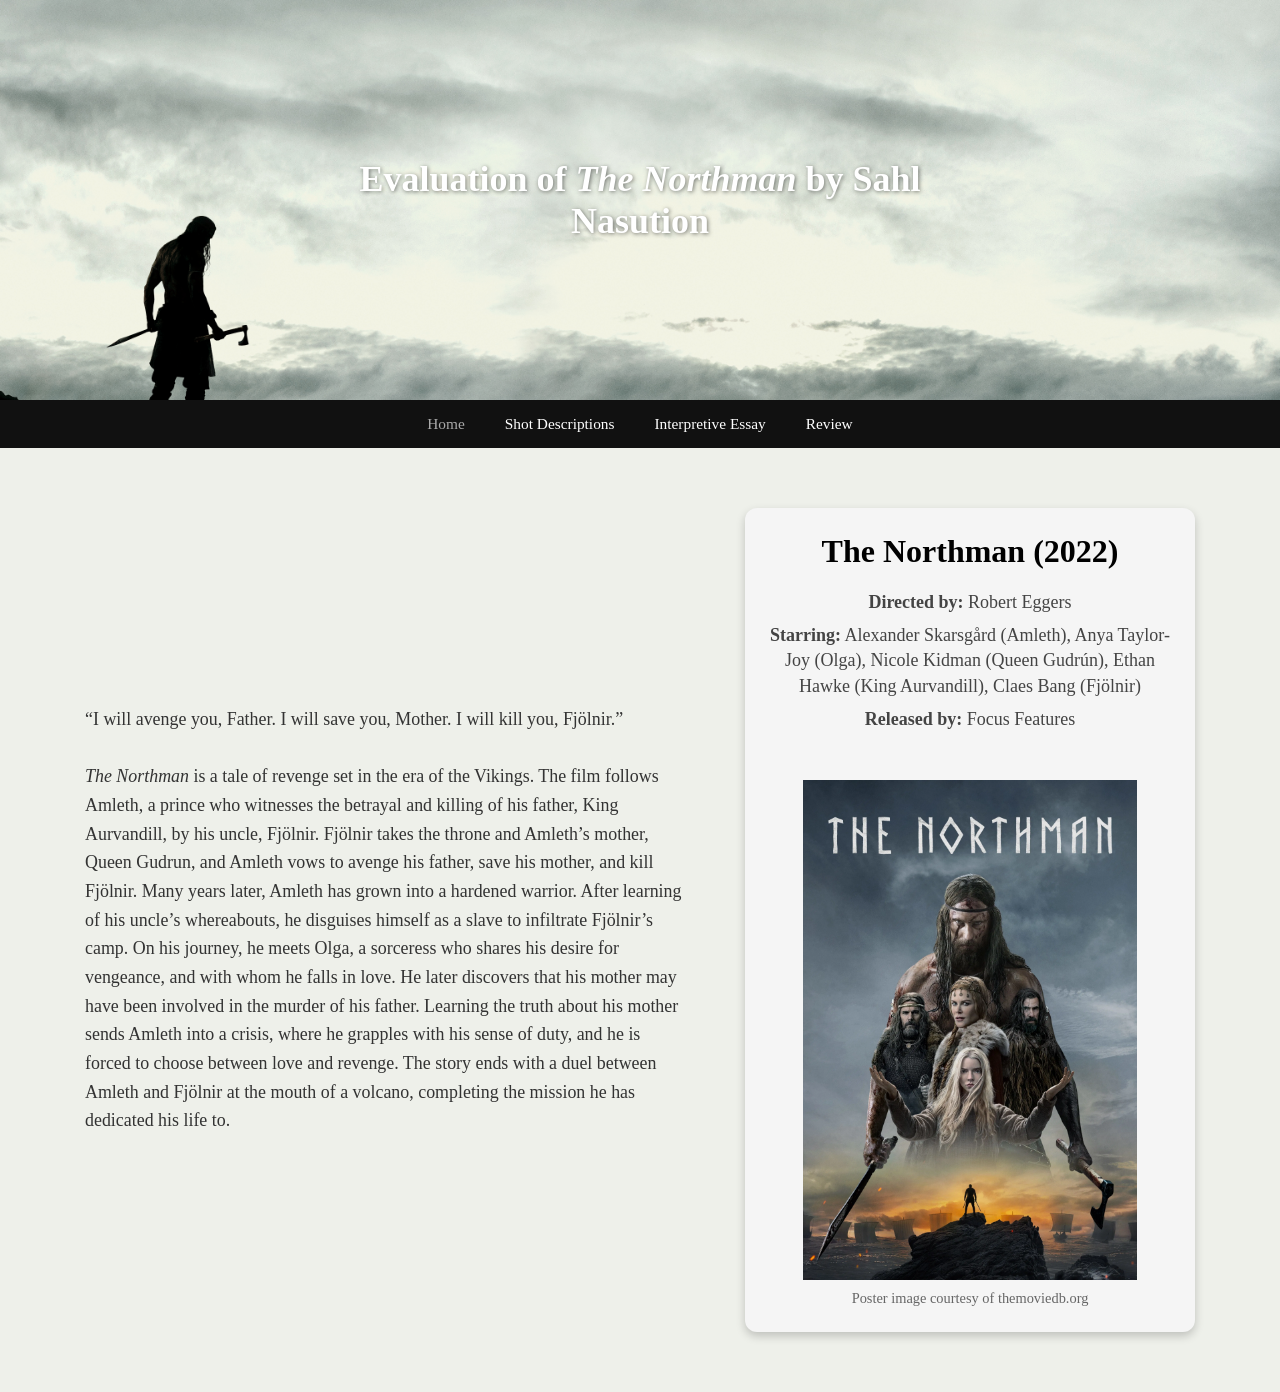
<file: index.html>
<!DOCTYPE html>
<html lang="en">

<head>
  <meta charset="UTF-8">
  <meta name="viewport" content="width=device-width, initial-scale=1">
  <title>The Northman - Homepage</title>
  <link rel="stylesheet" href="./styles.css">
  <script defer src="./script.js"></script>
</head>

<body>
  <header>
    <div class="banner">
      <div class="title-overlay">
        <h2>Evaluation of <em>The Northman</em> by Sahl Nasution</h2>
      </div>
    </div>
    <nav>
      <ul class="navbar">
        <li><a href="index.html" class="nav-link">Home</a></li>
        <li><a href="shots.html" class="nav-link">Shot Descriptions</a></li>
        <li><a href="interpretive.html" class="nav-link">Interpretive Essay</a></li>
        <li><a href="review.html" class="nav-link">Review</a></li>
      </ul>
    </nav>
  </header>

  <main>
    <section class="content-container">
      <div class="summary">
        <p>“I will avenge you, Father. I will save you, Mother. I will kill you, Fjölnir.”</p>
        <br>
        <p><em>The Northman</em> is a tale of revenge set in the era of the Vikings. The film follows Amleth, a prince
          who witnesses the betrayal and killing of his father, King Aurvandill, by his uncle, Fjölnir. Fjölnir takes
          the throne and Amleth’s mother, Queen Gudrun, and Amleth vows to avenge his father, save his mother, and kill
          Fjölnir. Many years later, Amleth has grown into a hardened warrior. After learning of his uncle’s
          whereabouts, he disguises himself as a slave to infiltrate Fjölnir’s camp. On his journey, he meets Olga, a
          sorceress who shares his desire for vengeance, and with whom he falls in love. He later discovers that his
          mother may have been involved in the murder of his father. Learning the truth about his mother sends Amleth
          into a crisis, where he grapples with his sense of duty, and he is forced to choose between love and revenge.
          The story ends with a duel between Amleth and Fjölnir at the mouth of a volcano, completing the mission he has
          dedicated his life to.</p>
      </div>

      <div class="movie-card">
        <div class="movie-info">
          <h2>The Northman (2022)</h2>
          <p><strong>Directed by:</strong> Robert Eggers</p>
          <p><strong>Starring:</strong> Alexander Skarsgård (Amleth), Anya Taylor-Joy (Olga), Nicole Kidman (Queen Gudrún), Ethan Hawke (King Aurvandill), Claes Bang (Fjölnir)</p>
          <p><strong>Released by:</strong> Focus Features</p>
        </div>
        <img src="poster.jpg" alt="The Northman Poster" class="poster">
        <p style="font-size: 0.9em; color: #666; margin-top: 10px;">Poster image courtesy of themoviedb.org</p>
      </div>
      
    </section>
  </main>
</body>

</html>
</file>
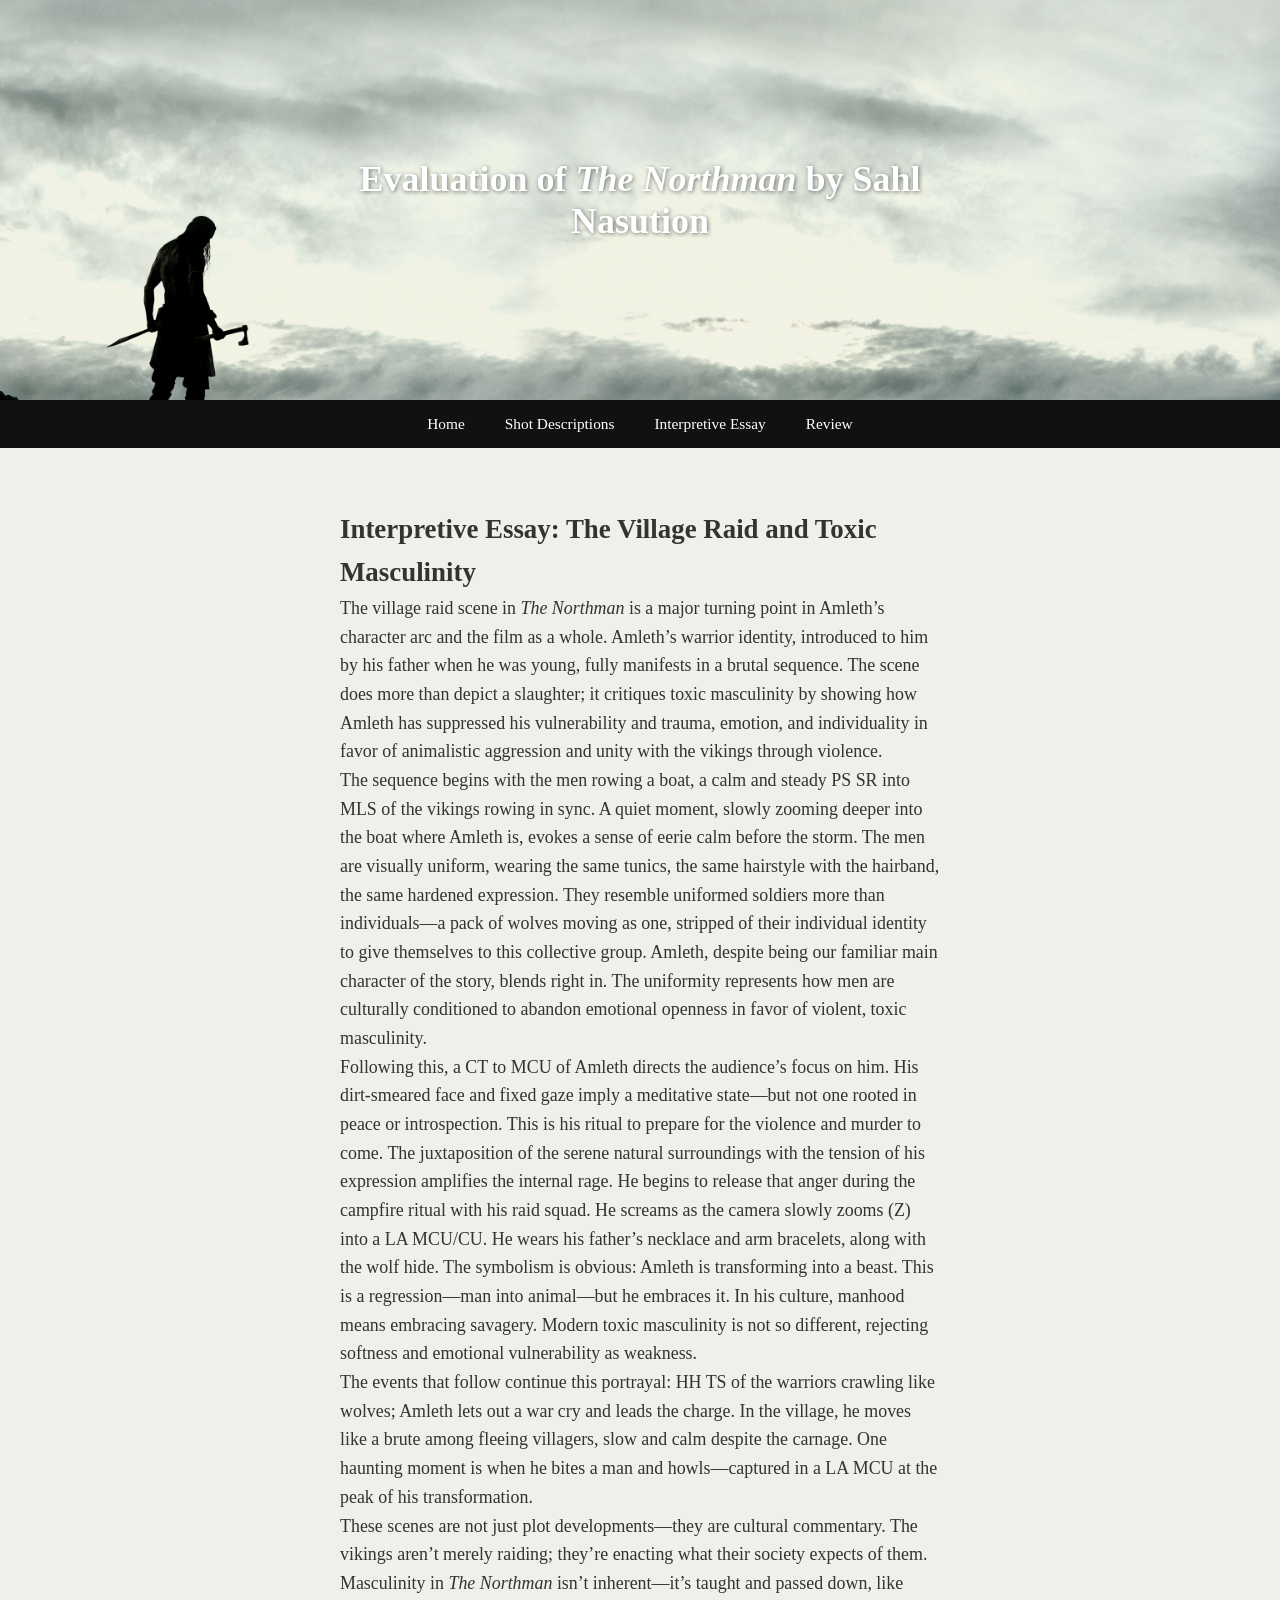
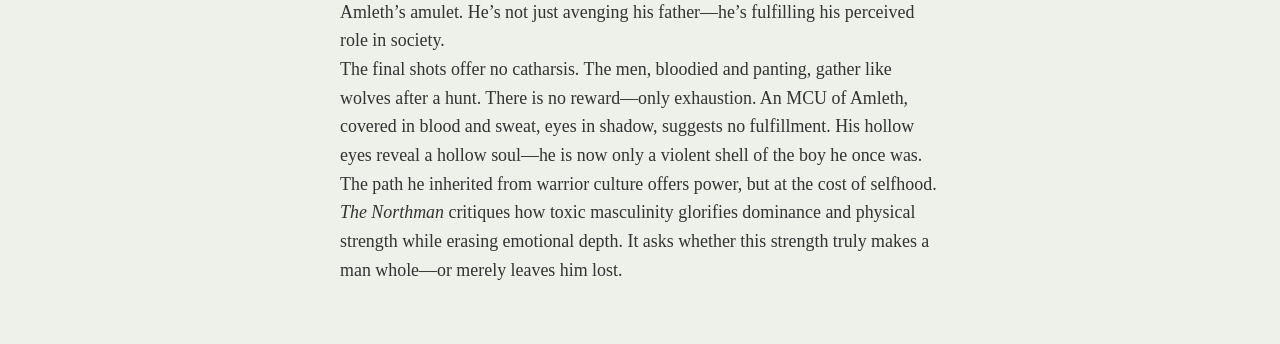
<file: interpretive.html>
<!DOCTYPE html>
<html lang="en">

<head>
  <meta charset="UTF-8">
  <meta name="viewport" content="width=device-width, initial-scale=1">
  <title>The Northman - Interpretive Essay</title>
  <link rel="stylesheet" href="./styles.css">
</head>

<body>
  <header>
    <div class="banner">
      <div class="title-overlay">
        <h2>Evaluation of <em>The Northman</em> by Sahl Nasution</h2>
      </div>
    </div>
    <nav>
      <ul class="navbar">
        <li><a href="index.html" class="nav-link">Home</a></li>
        <li><a href="shots.html" class="nav-link">Shot Descriptions</a></li>
        <li><a href="interpretive.html" class="nav-link">Interpretive Essay</a></li>
        <li><a href="review.html" class="nav-link">Review</a></li>
      </ul>
    </nav>
  </header>

  <main>
    <section class="content-container">
      <div class="summary" style="max-height: none; overflow: visible;">
        <h2>Interpretive Essay: The Village Raid and Toxic Masculinity</h2>
        <p>The village raid scene in <em>The Northman</em> is a major turning point in Amleth’s character arc and the film as a whole. Amleth’s warrior identity, introduced to him by his father when he was young, fully manifests in a brutal sequence. The scene does more than depict a slaughter; it critiques toxic masculinity by showing how Amleth has suppressed his vulnerability and trauma, emotion, and individuality in favor of animalistic aggression and unity with the vikings through violence.</p>

        <p>The sequence begins with the men rowing a boat, a calm and steady PS SR into MLS of the vikings rowing in sync. A quiet moment, slowly zooming deeper into the boat where Amleth is, evokes a sense of eerie calm before the storm. The men are visually uniform, wearing the same tunics, the same hairstyle with the hairband, the same hardened expression. They resemble uniformed soldiers more than individuals—a pack of wolves moving as one, stripped of their individual identity to give themselves to this collective group. Amleth, despite being our familiar main character of the story, blends right in. The uniformity represents how men are culturally conditioned to abandon emotional openness in favor of violent, toxic masculinity.</p>

        <p>Following this, a CT to MCU of Amleth directs the audience’s focus on him. His dirt-smeared face and fixed gaze imply a meditative state—but not one rooted in peace or introspection. This is his ritual to prepare for the violence and murder to come. The juxtaposition of the serene natural surroundings with the tension of his expression amplifies the internal rage. He begins to release that anger during the campfire ritual with his raid squad. He screams as the camera slowly zooms (Z) into a LA MCU/CU. He wears his father’s necklace and arm bracelets, along with the wolf hide. The symbolism is obvious: Amleth is transforming into a beast. This is a regression—man into animal—but he embraces it. In his culture, manhood means embracing savagery. Modern toxic masculinity is not so different, rejecting softness and emotional vulnerability as weakness.</p>

        <p>The events that follow continue this portrayal: HH TS of the warriors crawling like wolves; Amleth lets out a war cry and leads the charge. In the village, he moves like a brute among fleeing villagers, slow and calm despite the carnage. One haunting moment is when he bites a man and howls—captured in a LA MCU at the peak of his transformation.</p>

        <p>These scenes are not just plot developments—they are cultural commentary. The vikings aren’t merely raiding; they’re enacting what their society expects of them. Masculinity in <em>The Northman</em> isn’t inherent—it’s taught and passed down, like Amleth’s amulet. He’s not just avenging his father—he’s fulfilling his perceived role in society.</p>

        <p>The final shots offer no catharsis. The men, bloodied and panting, gather like wolves after a hunt. There is no reward—only exhaustion. An MCU of Amleth, covered in blood and sweat, eyes in shadow, suggests no fulfillment. His hollow eyes reveal a hollow soul—he is now only a violent shell of the boy he once was. The path he inherited from warrior culture offers power, but at the cost of selfhood. <em>The Northman</em> critiques how toxic masculinity glorifies dominance and physical strength while erasing emotional depth. It asks whether this strength truly makes a man whole—or merely leaves him lost.</p>
      </div>
    </section>
  </main>
</body>

</html>
</file>
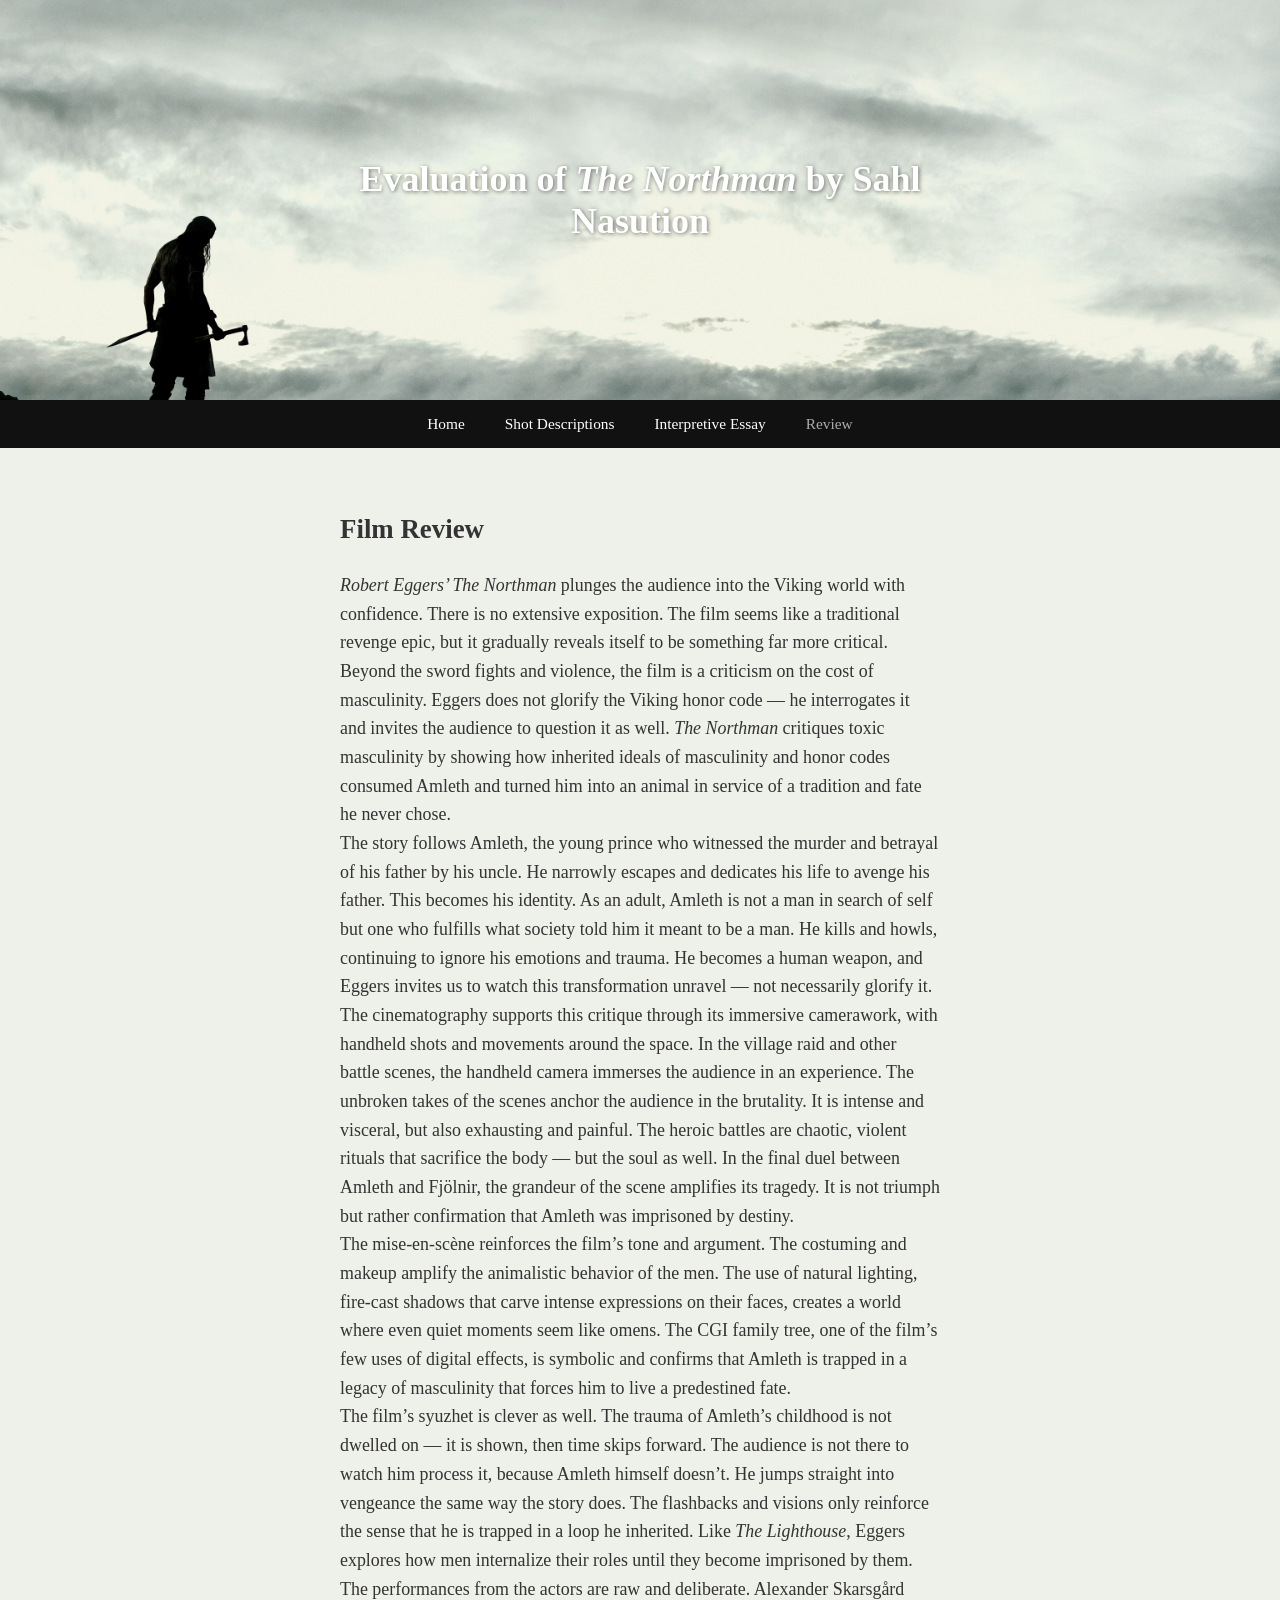
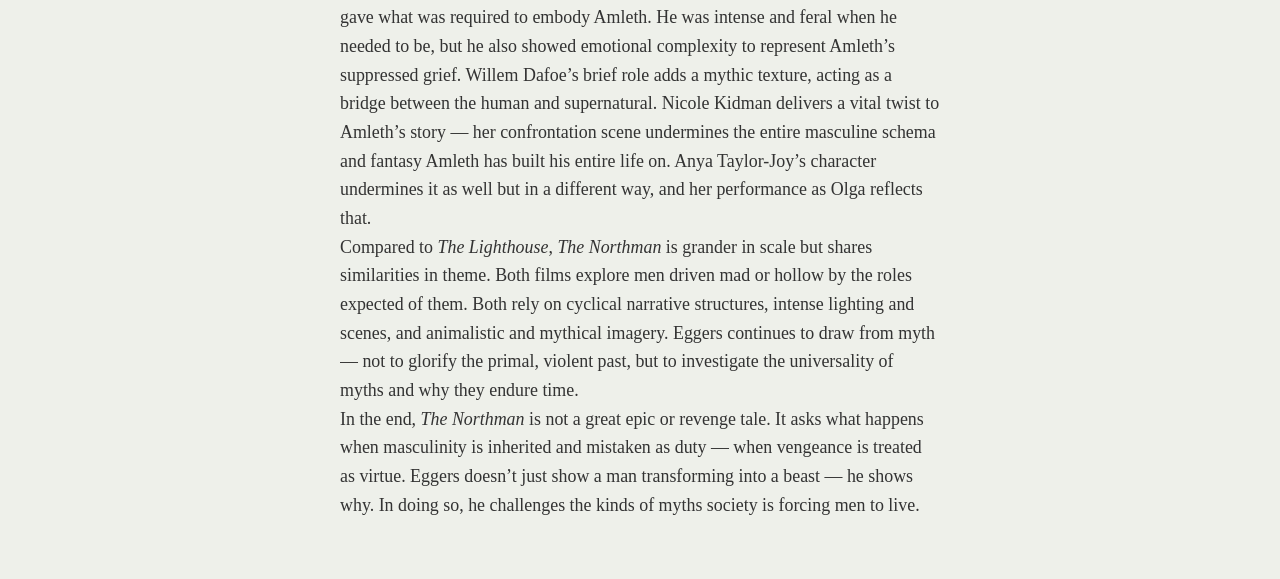
<file: review.html>
<!DOCTYPE html>
<html lang="en">

<head>
    <meta charset="UTF-8">
    <meta name="viewport" content="width=device-width, initial-scale=1">
    <title>The Northman - Review</title>
    <link rel="stylesheet" href="./styles.css">
    <script defer src="./script.js"></script>
</head>

<body>
    <header>
        <div class="banner">
          <div class="title-overlay">
            <h2>Evaluation of <em>The Northman</em> by Sahl Nasution</h2>
          </div>
        </div>
        <nav>
          <ul class="navbar">
            <li><a href="index.html" class="nav-link">Home</a></li>
            <li><a href="shots.html" class="nav-link">Shot Descriptions</a></li>
            <li><a href="interpretive.html" class="nav-link">Interpretive Essay</a></li>
            <li><a href="review.html" class="nav-link">Review</a></li>
          </ul>
        </nav>
      </header>

    <main>
        <section class="content-container">
            <div class="summary" style="max-height: none;">
                <h2 style="margin-bottom: 20px;">Film Review</h2>
                <p><em>Robert Eggers’ The Northman</em> plunges the audience into the Viking world with confidence.
                    There is no extensive exposition. The film seems like a traditional revenge epic, but it gradually
                    reveals itself to be something far more critical. Beyond the sword fights and violence, the film is
                    a criticism on the cost of masculinity. Eggers does not glorify the Viking honor code — he
                    interrogates it and invites the audience to question it as well. <em>The Northman</em> critiques
                    toxic masculinity by showing how inherited ideals of masculinity and honor codes consumed Amleth and
                    turned him into an animal in service of a tradition and fate he never chose.</p>
                <p>The story follows Amleth, the young prince who witnessed the murder and betrayal of his father by his
                    uncle. He narrowly escapes and dedicates his life to avenge his father. This becomes his identity.
                    As an adult, Amleth is not a man in search of self but one who fulfills what society told him it
                    meant to be a man. He kills and howls, continuing to ignore his emotions and trauma. He becomes a
                    human weapon, and Eggers invites us to watch this transformation unravel — not necessarily glorify
                    it.</p>
                <p>The cinematography supports this critique through its immersive camerawork, with handheld shots and
                    movements around the space. In the village raid and other battle scenes, the handheld camera
                    immerses the audience in an experience. The unbroken takes of the scenes anchor the audience in the
                    brutality. It is intense and visceral, but also exhausting and painful. The heroic battles are
                    chaotic, violent rituals that sacrifice the body — but the soul as well. In the final duel between
                    Amleth and Fjölnir, the grandeur of the scene amplifies its tragedy. It is not triumph but rather
                    confirmation that Amleth was imprisoned by destiny.</p>
                <p>The mise-en-scène reinforces the film’s tone and argument. The costuming and makeup amplify the
                    animalistic behavior of the men. The use of natural lighting, fire-cast shadows that carve intense
                    expressions on their faces, creates a world where even quiet moments seem like omens. The CGI family
                    tree, one of the film’s few uses of digital effects, is symbolic and confirms that Amleth is trapped
                    in a legacy of masculinity that forces him to live a predestined fate.</p>
                <p>The film’s syuzhet is clever as well. The trauma of Amleth’s childhood is not dwelled on — it is
                    shown, then time skips forward. The audience is not there to watch him process it, because Amleth
                    himself doesn’t. He jumps straight into vengeance the same way the story does. The flashbacks and
                    visions only reinforce the sense that he is trapped in a loop he inherited. Like <em>The
                        Lighthouse</em>, Eggers explores how men internalize their roles until they become imprisoned by
                    them.</p>
                <p>The performances from the actors are raw and deliberate. Alexander Skarsgård gave what was required
                    to embody Amleth. He was intense and feral when he needed to be, but he also showed emotional
                    complexity to represent Amleth’s suppressed grief. Willem Dafoe’s brief role adds a mythic texture,
                    acting as a bridge between the human and supernatural. Nicole Kidman delivers a vital twist to
                    Amleth’s story — her confrontation scene undermines the entire masculine schema and fantasy Amleth
                    has built his entire life on. Anya Taylor-Joy’s character undermines it as well but in a different
                    way, and her performance as Olga reflects that.</p>
                <p>Compared to <em>The Lighthouse</em>, <em>The Northman</em> is grander in scale but shares
                    similarities in theme. Both films explore men driven mad or hollow by the roles expected of them.
                    Both rely on cyclical narrative structures, intense lighting and scenes, and animalistic and
                    mythical imagery. Eggers continues to draw from myth — not to glorify the primal, violent past, but
                    to investigate the universality of myths and why they endure time.</p>
                <p>In the end, <em>The Northman</em> is not a great epic or revenge tale. It asks what happens when
                    masculinity is inherited and mistaken as duty — when vengeance is treated as virtue. Eggers doesn’t
                    just show a man transforming into a beast — he shows why. In doing so, he challenges the kinds of
                    myths society is forcing men to live.</p>
            </div>
        </section>
    </main>
</body>

</html>
</file>
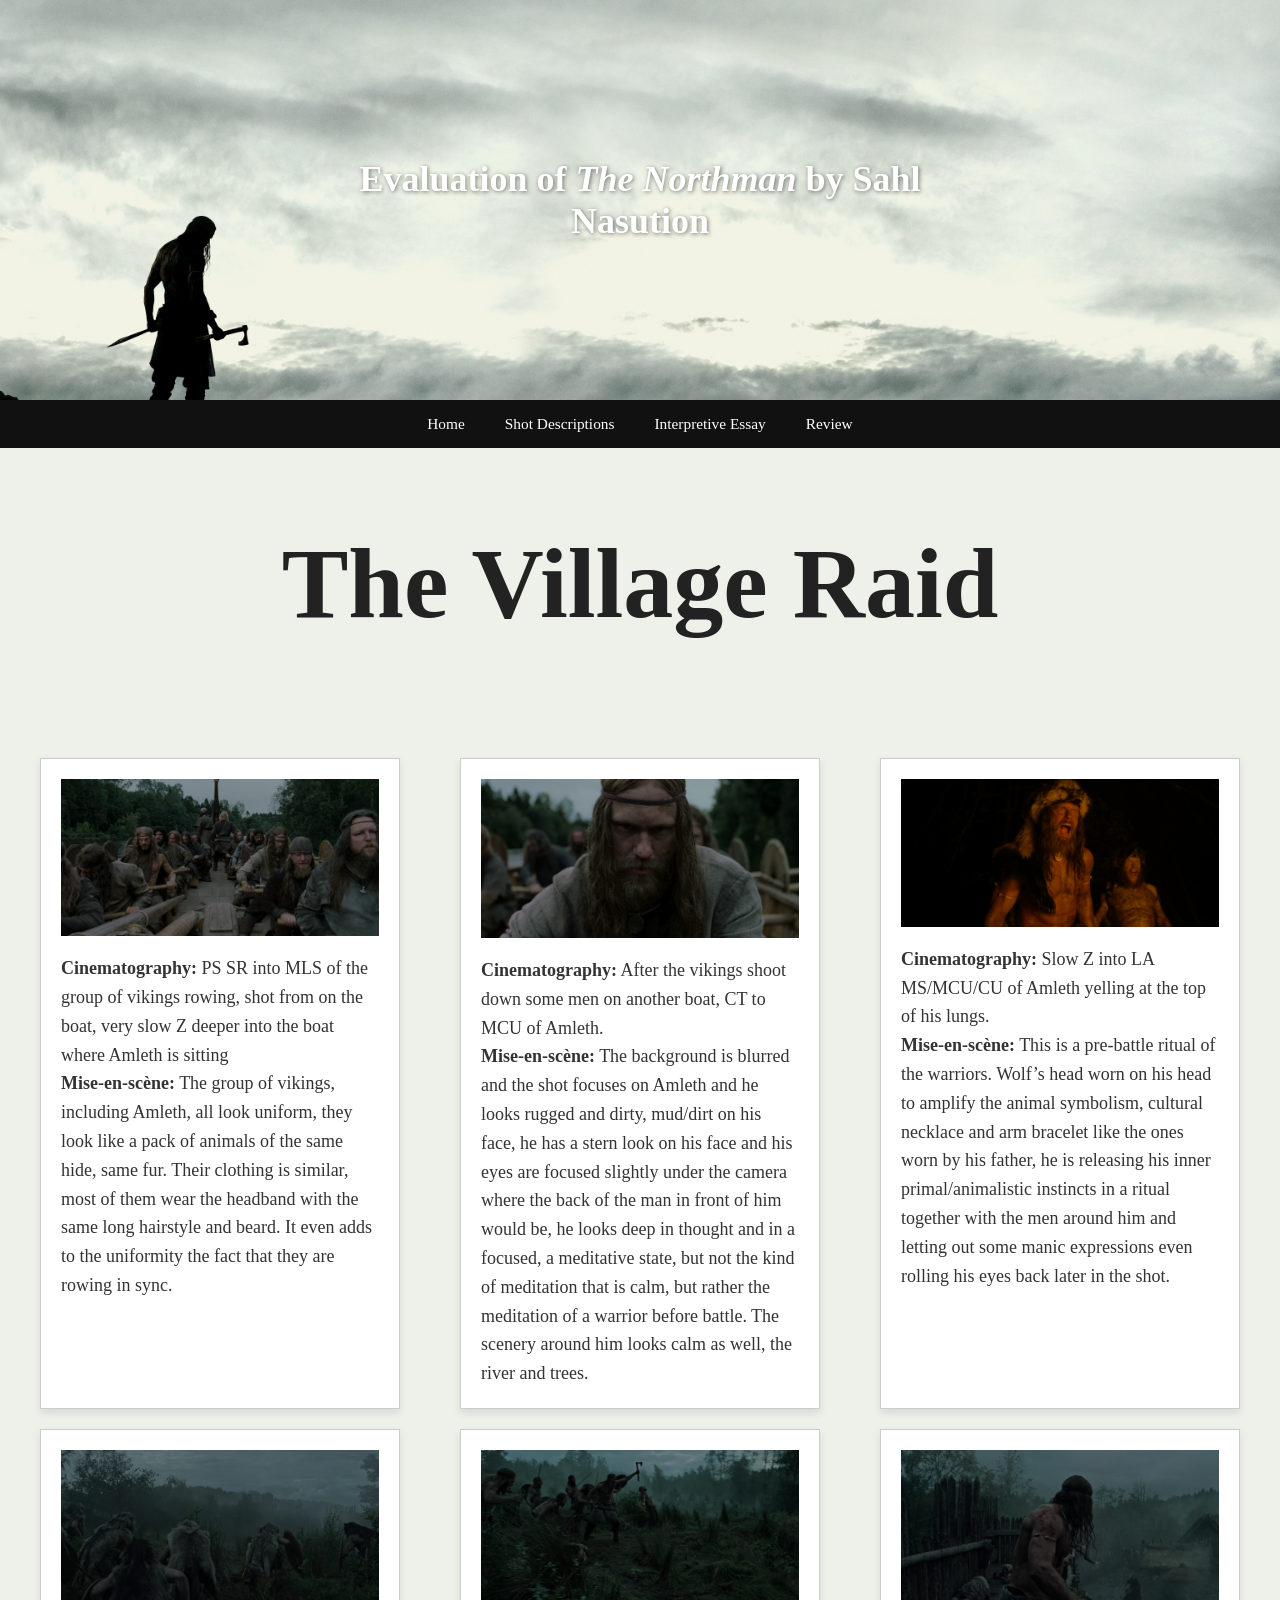
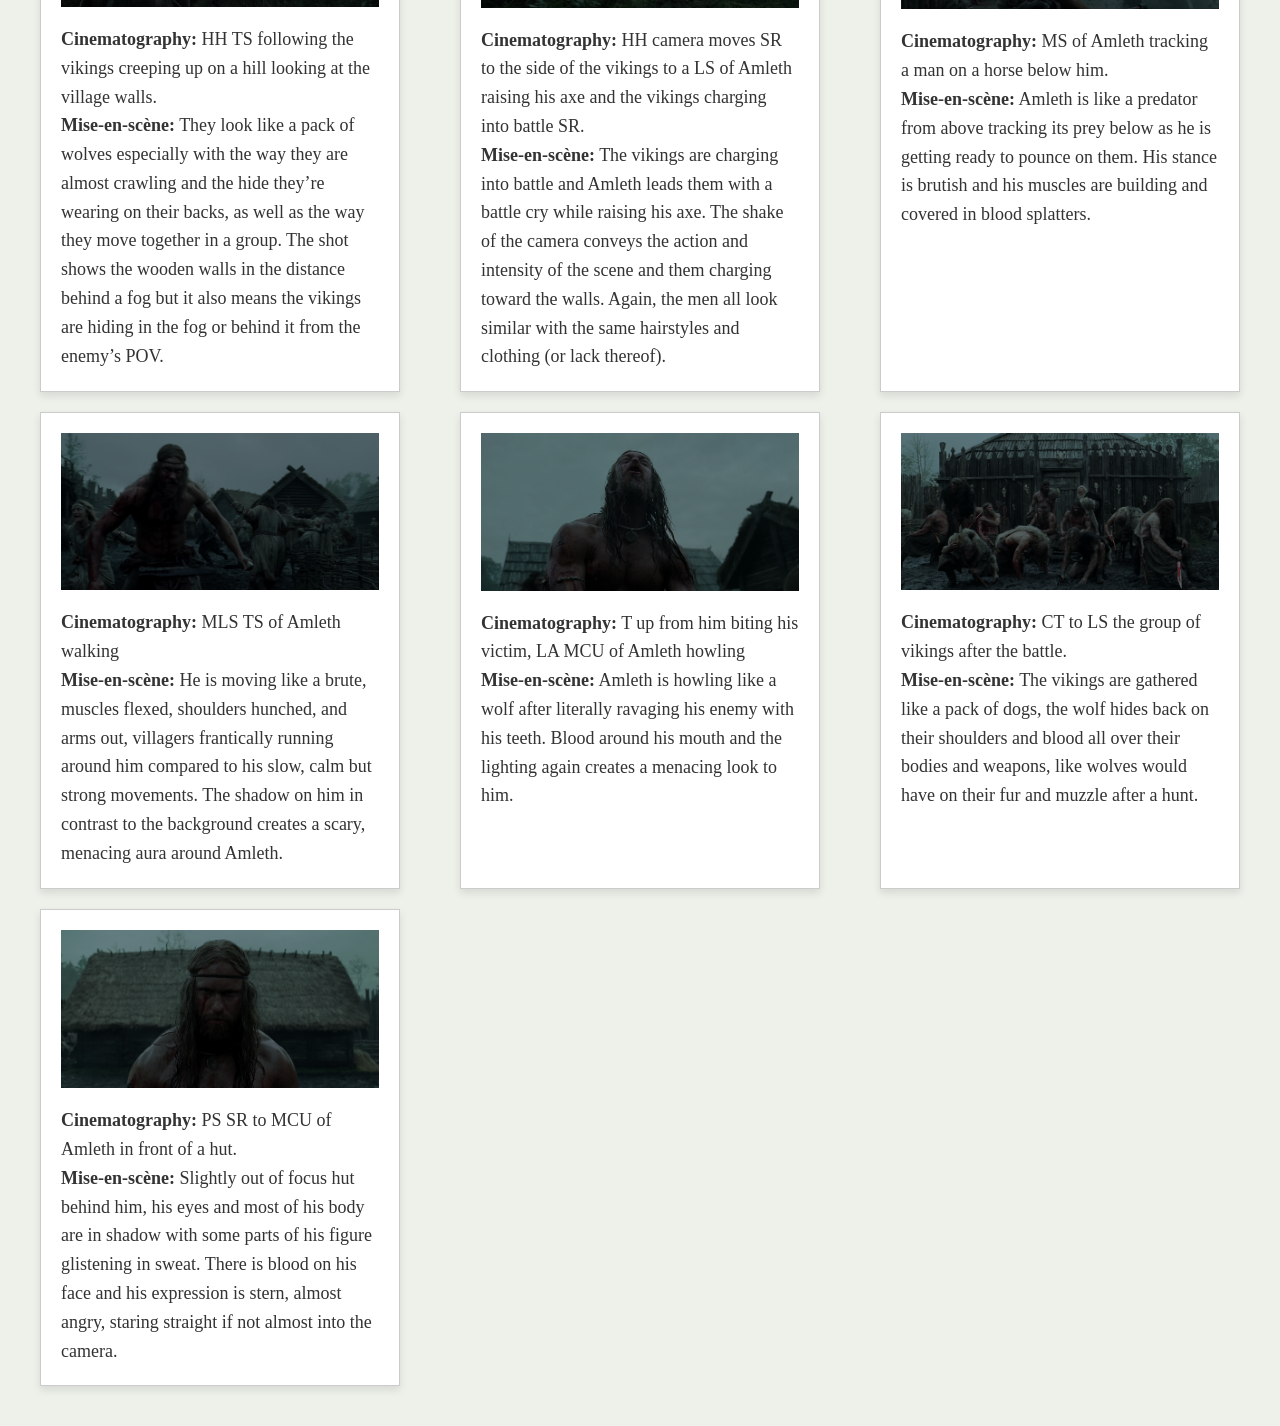
<file: shots.html>
<!DOCTYPE html>
<html lang="en">

<head>
  <meta charset="UTF-8" />
  <meta name="viewport" content="width=device-width, initial-scale=1" />
  <title>The Northman - Shot Descriptions</title>
  <link rel="stylesheet" href="./styles.css" />
</head>

<body>
  <header>
    <div class="banner">
      <div class="title-overlay">
        <h2>Evaluation of <em>The Northman</em> by Sahl Nasution</h2>
      </div>
    </div>
    <nav>
      <ul class="navbar">
        <li><a href="index.html" class="nav-link">Home</a></li>
        <li><a href="shots.html" class="nav-link">Shot Descriptions</a></li>
        <li><a href="interpretive.html" class="nav-link">Interpretive Essay</a></li>
        <li><a href="review.html" class="nav-link">Review</a></li>
      </ul>
    </nav>
  </header>

  <main>
    <section class="shots-header">
      <h1 class="shots-title">The Village Raid</h1>
    </section>

    <section class="shots-grid">
      <div class="shot">
        <img src="shot 1.png" alt="Shot 1">
        <p><strong>Cinematography:</strong> PS SR into MLS of the group of vikings rowing, shot from on the boat, very slow Z deeper into the boat where Amleth is sitting<br>
        <strong>Mise-en-scène:</strong> The group of vikings, including Amleth, all look uniform, they look like a pack of animals of the same hide, same fur. Their clothing is similar, most of them wear the headband with the same long hairstyle and beard. It even adds to the uniformity the fact that they are rowing in sync.</p>
      </div>
      <div class="shot">
        <img src="shot 2.png" alt="Shot 2">
        <p><strong>Cinematography:</strong> After the vikings shoot down some men on another boat, CT to MCU of Amleth.<br>
        <strong>Mise-en-scène:</strong> The background is blurred and the shot focuses on Amleth and he looks rugged and dirty, mud/dirt on his face, he has a stern look on his face and his eyes are focused slightly under the camera where the back of the man in front of him would be, he looks deep in thought and in a focused, a meditative state, but not the kind of meditation that is calm, but rather the meditation of a warrior before battle. The scenery around him looks calm as well, the river and trees.</p>
      </div>
      <div class="shot">
        <img src="shot 3.png" alt="Shot 3">
        <p><strong>Cinematography:</strong> Slow Z into LA MS/MCU/CU of Amleth yelling at the top of his lungs.<br>
        <strong>Mise-en-scène:</strong> This is a pre-battle ritual of the warriors. Wolf’s head worn on his head to amplify the animal symbolism, cultural necklace and arm bracelet like the ones worn by his father, he is releasing his inner primal/animalistic instincts in a ritual together with the men around him and letting out some manic expressions even rolling his eyes back later in the shot.</p>
      </div>
      <div class="shot">
        <img src="shot 4.png" alt="Shot 4">
        <p><strong>Cinematography:</strong> HH TS following the vikings creeping up on a hill looking at the village walls.<br>
        <strong>Mise-en-scène:</strong> They look like a pack of wolves especially with the way they are almost crawling and the hide they’re wearing on their backs, as well as the way they move together in a group. The shot shows the wooden walls in the distance behind a fog but it also means the vikings are hiding in the fog or behind it from the enemy’s POV.</p>
      </div>
      <div class="shot">
        <img src="shot 5.png" alt="Shot 5">
        <p><strong>Cinematography:</strong> HH camera moves SR to the side of the vikings to a LS of Amleth raising his axe and the vikings charging into battle SR.<br>
        <strong>Mise-en-scène:</strong> The vikings are charging into battle and Amleth leads them with a battle cry while raising his axe. The shake of the camera conveys the action and intensity of the scene and them charging toward the walls. Again, the men all look similar with the same hairstyles and clothing (or lack thereof).</p>
      </div>
      <div class="shot">
        <img src="shot 6.png" alt="Shot 6">
        <p><strong>Cinematography:</strong> MS of Amleth tracking a man on a horse below him.<br>
        <strong>Mise-en-scène:</strong> Amleth is like a predator from above tracking its prey below as he is getting ready to pounce on them. His stance is brutish and his muscles are building and covered in blood splatters.</p>
      </div>
      <div class="shot">
        <img src="shot 7.png" alt="Shot 7">
        <p><strong>Cinematography:</strong> MLS TS of Amleth walking<br>
        <strong>Mise-en-scène:</strong> He is moving like a brute, muscles flexed, shoulders hunched, and arms out, villagers frantically running around him compared to his slow, calm but strong movements. The shadow on him in contrast to the background creates a scary, menacing aura around Amleth.</p>
      </div>
      <div class="shot">
        <img src="shot 8.png" alt="Shot 8">
        <p><strong>Cinematography:</strong> T up from him biting his victim, LA MCU of Amleth howling<br>
        <strong>Mise-en-scène:</strong> Amleth is howling like a wolf after literally ravaging his enemy with his teeth. Blood around his mouth and the lighting again creates a menacing look to him.</p>
      </div>
      <div class="shot">
        <img src="shot 9.png" alt="Shot 9">
        <p><strong>Cinematography:</strong> CT to LS the group of vikings after the battle.<br>
        <strong>Mise-en-scène:</strong> The vikings are gathered like a pack of dogs, the wolf hides back on their shoulders and blood all over their bodies and weapons, like wolves would have on their fur and muzzle after a hunt.</p>
      </div>
      <div class="shot">
        <img src="shot 10.png" alt="Shot 10">
        <p><strong>Cinematography:</strong> PS SR to MCU of Amleth in front of a hut.<br>
        <strong>Mise-en-scène:</strong> Slightly out of focus hut behind him, his eyes and most of his body are in shadow with some parts of his figure glistening in sweat. There is blood on his face and his expression is stern, almost angry, staring straight if not almost into the camera.</p>
      </div>
    </section>
  </main>
</body>

</html>
</file>
<file: styles.css>
/* Reset */
* {
    margin: 0;
    padding: 0;
    box-sizing: border-box;
}

/* Banner */
.banner {
    width: 100%;
    height: 400px;
    background-image: url('banner.jpg');
    background-size: cover;
    background-position: center 120%;
    background-attachment: fixed;
}

/* Navigation Bar */
nav {
    background-color: #111;
}

.navbar {
    list-style: none;
    display: flex;
    justify-content: center;
    align-items: center;
    padding: 15px 0;
}

.navbar li {
    margin: 0 20px;
}

.nav-link {
    color: white;
    text-decoration: none;
    font-size: 1.2vw;
    transition: color 0.3s;
}

.nav-link:hover,
.nav-link.active {
    color: #aaa;
}

/* Main section */
main {
    background-color: #eef0ea;
    min-height: 100vh;
    display: flex;
    flex-direction: column;
    justify-content: center;
}

/* Content layout */
.content-container {
    display: flex;
    flex-wrap: wrap;
    justify-content: center;
    align-items: center;
    gap: 60px;
    padding: 60px 30px;
}

/* Summary text */
.summary {
    flex: 1 1 400px;
    max-width: 600px;
    font-size: clamp(14px, 1.4vw, 18px);
    line-height: 1.6;
    color: #333;
    max-height: 480px;
    overflow: hidden;
    text-overflow: ellipsis;
}



/* Movie Card */
.movie-card {
    flex: 1 1 350px;
    max-width: 450px;
    background-color: #f5f5f5;
    border-radius: 12px;
    overflow: hidden;
    box-shadow: 0 4px 10px rgba(0, 0, 0, 0.2);
    display: flex;
    flex-direction: column;
    align-items: center;
    padding: 25px 20px;
}

/* Poster */
.poster {
    width: 100%;
    height: auto;
    max-height: 500px;
    margin-top: 20px;
    object-fit: contain;
}

/* Movie info */
.movie-info {
    text-align: center;
    margin-bottom: 20px;
}

.movie-info h2 {
    font-size: clamp(22px, 2.5vw, 32px);
    margin-bottom: 20px;
}

.movie-info p {
    font-size: clamp(14px, 1.5vw, 18px);
    color: #444;
    margin: 8px 0;
    line-height: 1.4;
}

/* Shots Grid Page */
.shots-grid {
    display: grid;
    grid-template-columns: repeat(auto-fit, minmax(320px, 1fr));
    gap: 20px;
    padding: 40px 20px;
    background-color: #eef0ea;
    justify-items: center;
}

.shot {
    background-color: #fff;
    border: 1px solid #ccc;
    padding: 20px;
    box-shadow: 0 4px 8px rgba(0, 0, 0, 0.1);
    display: flex;
    flex-direction: column;
    align-items: center;
    text-align: left;
    max-width: 360px;
    width: 100%;
}

.shot img {
    width: 100%;
    max-width: 360px;
    border-radius: 0;
    object-fit: cover;
    height: auto;
    margin-bottom: 10px;
}

.shot p {
    font-size: clamp(14px, 1.5vw, 18px);
    color: #333;
    line-height: 1.6;
    width: 100%;
    margin-top: 8px;
}

.shot-label {
    font-weight: bold;
    font-size: 1rem;
    color: #555;
    margin-bottom: 8px;
    align-self: flex-start;
}

.title-overlay {
    position: absolute;
    top: 50%;
    left: 50%;
    transform: translate(-50%, -50%);
    color: white;
    font-size: clamp(16px, 2.2vw, 24px);
    font-weight: normal;
    text-align: center;
    text-shadow: 1px 1px 4px rgba(0, 0, 0, 0.5);
    z-index: 1;
    background: none;
    padding: 0;
}

.banner {
    position: relative;
}


/* Shots page title section */
.shots-header {
    display: flex;
    justify-content: center;
    align-items: center;
    min-height: 30vh;
    background-color: #eef0ea;
}

/* Shots page title */
.shots-title {
    font-size: clamp(48px, 8vw, 100px);
    text-align: center;
    color: #222;
}
</file>
